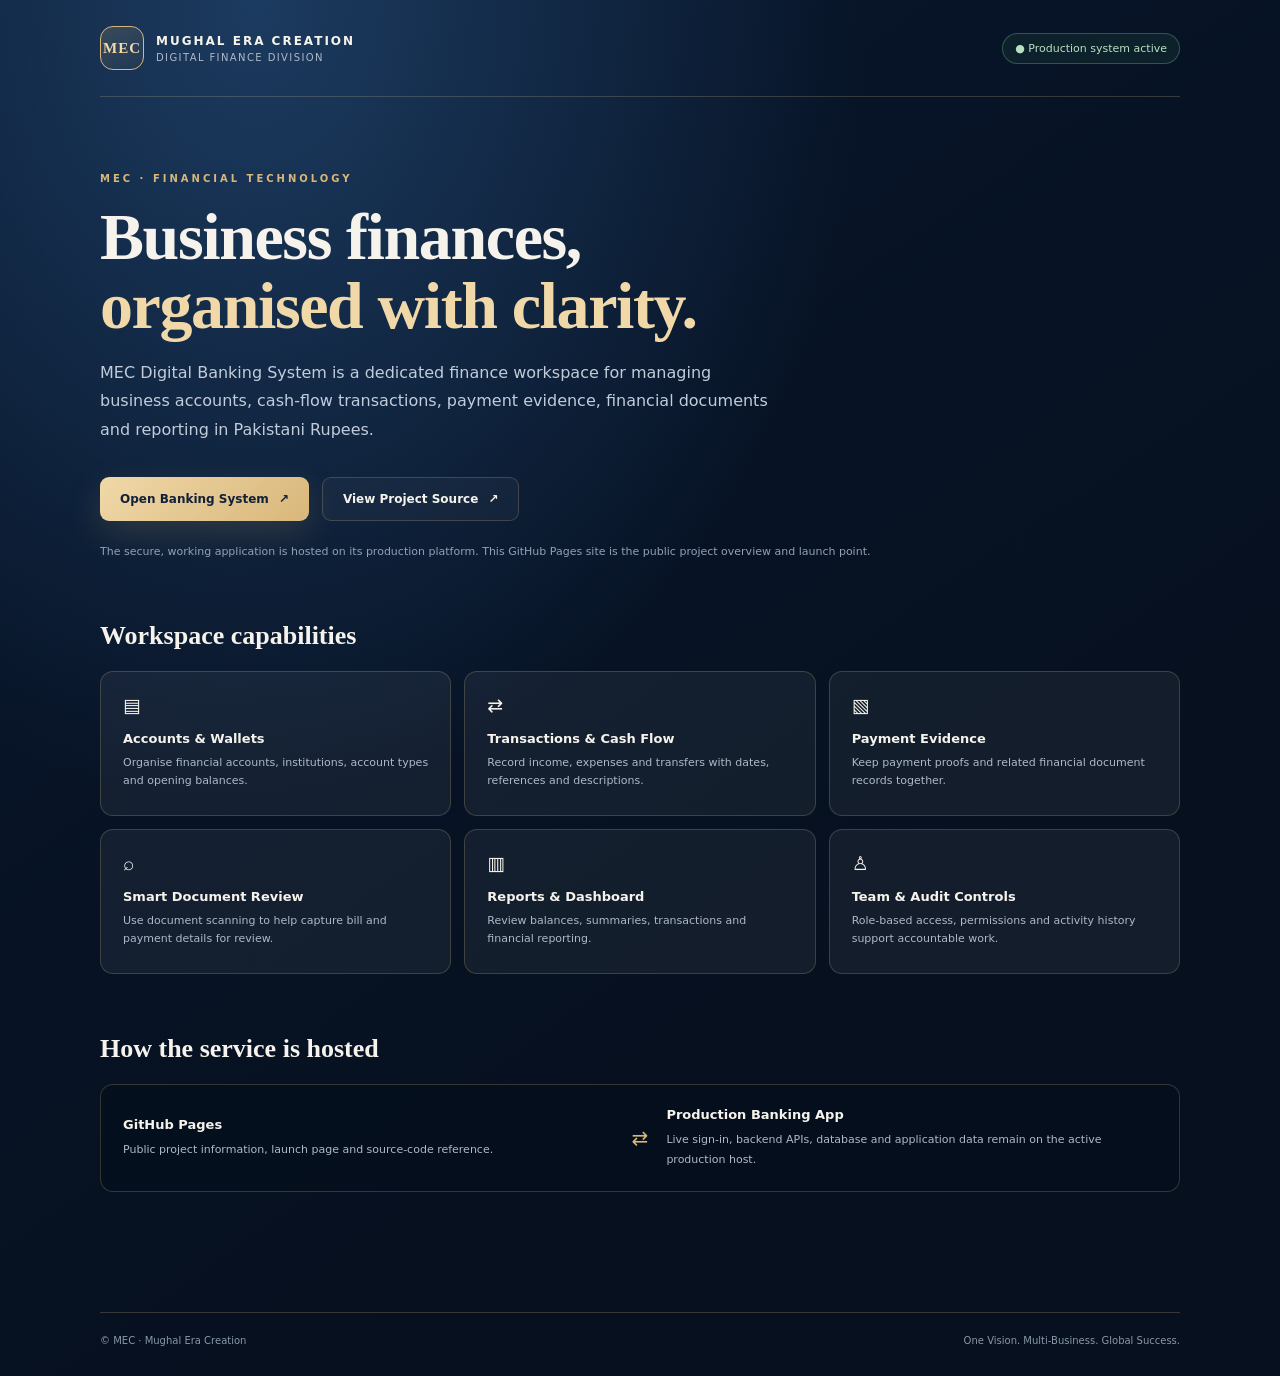
<file: docs/index.html>
<!doctype html>
<html lang="en">
<head>
  <meta charset="utf-8">
  <meta name="viewport" content="width=device-width, initial-scale=1">
  <meta name="theme-color" content="#0b1830">
  <meta name="description" content="MEC Digital Banking System — a secure finance workspace for business accounts, transactions, payment proofs and financial reporting.">
  <title>MEC Digital Banking System | Mughal Era Creation</title>
  <style>
    :root{color-scheme:dark;--navy:#08172d;--navy2:#102642;--gold:#d8b77a;--gold2:#f0d8a8;--ink:#f6f3ec;--muted:#aeb9c8;--line:rgba(221,190,133,.22);--panel:rgba(255,255,255,.055)}
    *{box-sizing:border-box}
    html{scroll-behavior:smooth}
    body{margin:0;min-height:100vh;background:radial-gradient(ellipse at 20% 0%,#1c3b60 0%,transparent 42%),linear-gradient(145deg,var(--navy),#06101f 70%);color:var(--ink);font-family:Inter,ui-sans-serif,system-ui,-apple-system,"Segoe UI",sans-serif}
    a{color:inherit}
    .shell{width:min(1080px,calc(100% - 40px));margin:auto}
    header{display:flex;align-items:center;justify-content:space-between;padding:26px 0;border-bottom:1px solid var(--line)}
    .brand{display:flex;gap:12px;align-items:center;text-decoration:none}
    .mark{width:44px;height:44px;border:1px solid var(--gold);border-radius:13px;display:grid;place-items:center;color:var(--gold2);font:800 15px Georgia,serif;letter-spacing:1px;background:linear-gradient(145deg,rgba(216,183,122,.18),rgba(216,183,122,.04))}
    .brand strong{display:block;letter-spacing:2px;font-size:12px}
    .brand small{display:block;color:var(--muted);font-size:10px;letter-spacing:1.4px;margin-top:4px}
    .status{font-size:11px;color:#b7e0c2;border:1px solid rgba(130,207,153,.3);background:rgba(68,158,96,.1);border-radius:100px;padding:8px 12px;white-space:nowrap}
    main{padding:76px 0 55px}
    .eyebrow{color:var(--gold);font-size:10px;letter-spacing:3px;font-weight:800}
    h1{font:600 clamp(38px,6vw,66px)/1.05 Georgia,"Times New Roman",serif;letter-spacing:-1.4px;max-width:760px;margin:18px 0}
    h1 span{color:var(--gold2)}
    .lead{max-width:670px;color:#c2ccda;font-size:16px;line-height:1.8}
    .actions{display:flex;gap:13px;flex-wrap:wrap;margin:32px 0 22px}
    .btn{display:inline-flex;align-items:center;justify-content:center;gap:10px;padding:14px 20px;border-radius:9px;text-decoration:none;font-size:12px;font-weight:800;transition:transform .2s,background .2s}
    .btn:hover{transform:translateY(-2px)}
    .primary{background:linear-gradient(135deg,var(--gold2),var(--gold));color:#122039;box-shadow:0 12px 35px rgba(216,183,122,.16)}
    .secondary{border:1px solid var(--line);color:var(--ink);background:rgba(255,255,255,.035)}
    .note{color:#91a1b6;font-size:11px;line-height:1.6}
    .section-title{font:600 26px Georgia,serif;margin:60px 0 20px}
    .grid{display:grid;grid-template-columns:repeat(3,1fr);gap:13px}
    .card{padding:22px;border:1px solid var(--line);background:var(--panel);border-radius:13px;min-height:145px}
    .ico{font-size:19px;margin-bottom:15px}
    .card h3{font-size:13px;margin:0 0 8px}
    .card p{font-size:11px;line-height:1.7;color:var(--muted);margin:0}
    .architecture{margin-top:18px;border:1px solid var(--line);border-radius:13px;padding:22px;background:rgba(3,12,25,.35);display:grid;grid-template-columns:1fr auto 1fr;align-items:center;gap:18px}
    .arch-item strong{display:block;font-size:13px;margin-bottom:6px}
    .arch-item span{color:var(--muted);font-size:11px;line-height:1.6}
    .arrow{color:var(--gold);font-size:20px}
    footer{margin-top:65px;border-top:1px solid var(--line);padding:22px 0 30px;color:#8998aa;font-size:10px;display:flex;justify-content:space-between;gap:15px;flex-wrap:wrap}
    @media(max-width:700px){main{padding:55px 0 35px}.grid{grid-template-columns:1fr 1fr}.architecture{grid-template-columns:1fr;text-align:center}.arrow{transform:rotate(90deg)}header{align-items:flex-start}.status{font-size:10px}.lead{font-size:14px}}
    @media(max-width:440px){.grid{grid-template-columns:1fr}.shell{width:min(100% - 30px,1080px)}.brand small{letter-spacing:.8px}}
  </style>
</head>
<body>
  <div class="shell">
    <header>
      <a class="brand" href="https://github.com/imrannadeem685-cpu/MEC-GROUP-" aria-label="MEC Group website">
        <span class="mark">MEC</span>
        <span><strong>MUGHAL ERA CREATION</strong><small>DIGITAL FINANCE DIVISION</small></span>
      </a>
      <span class="status">● Production system active</span>
    </header>

    <main>
      <div class="eyebrow">MEC · FINANCIAL TECHNOLOGY</div>
      <h1>Business finances,<br><span>organised with clarity.</span></h1>
      <p class="lead">MEC Digital Banking System is a dedicated finance workspace for managing business accounts, cash-flow transactions, payment evidence, financial documents and reporting in Pakistani Rupees.</p>

      <div class="actions">
        <a class="btn primary" href="https://mec-detail-banking.hatchable.site/" target="_blank" rel="noopener noreferrer">Open Banking System <span aria-hidden="true">↗</span></a>
        <a class="btn secondary" href="https://github.com/imrannadeem685-cpu/MEC-DIGITAL-BANKING" target="_blank" rel="noopener noreferrer">View Project Source <span aria-hidden="true">↗</span></a>
      </div>
      <p class="note">The secure, working application is hosted on its production platform. This GitHub Pages site is the public project overview and launch point.</p>

      <h2 class="section-title">Workspace capabilities</h2>
      <section class="grid" aria-label="System capabilities">
        <article class="card"><div class="ico">▤</div><h3>Accounts & Wallets</h3><p>Organise financial accounts, institutions, account types and opening balances.</p></article>
        <article class="card"><div class="ico">⇄</div><h3>Transactions & Cash Flow</h3><p>Record income, expenses and transfers with dates, references and descriptions.</p></article>
        <article class="card"><div class="ico">▧</div><h3>Payment Evidence</h3><p>Keep payment proofs and related financial document records together.</p></article>
        <article class="card"><div class="ico">⌕</div><h3>Smart Document Review</h3><p>Use document scanning to help capture bill and payment details for review.</p></article>
        <article class="card"><div class="ico">▥</div><h3>Reports & Dashboard</h3><p>Review balances, summaries, transactions and financial reporting.</p></article>
        <article class="card"><div class="ico">♙</div><h3>Team & Audit Controls</h3><p>Role-based access, permissions and activity history support accountable work.</p></article>
      </section>

      <h2 class="section-title">How the service is hosted</h2>
      <section class="architecture" aria-label="Application hosting architecture">
        <div class="arch-item"><strong>GitHub Pages</strong><span>Public project information, launch page and source-code reference.</span></div>
        <div class="arrow" aria-hidden="true">⇄</div>
        <div class="arch-item"><strong>Production Banking App</strong><span>Live sign-in, backend APIs, database and application data remain on the active production host.</span></div>
      </section>
    </main>

    <footer>
      <span>© MEC · Mughal Era Creation</span>
      <span>One Vision. Multi-Business. Global Success.</span>
    </footer>
  </div>
</body>
</html>
</file>
